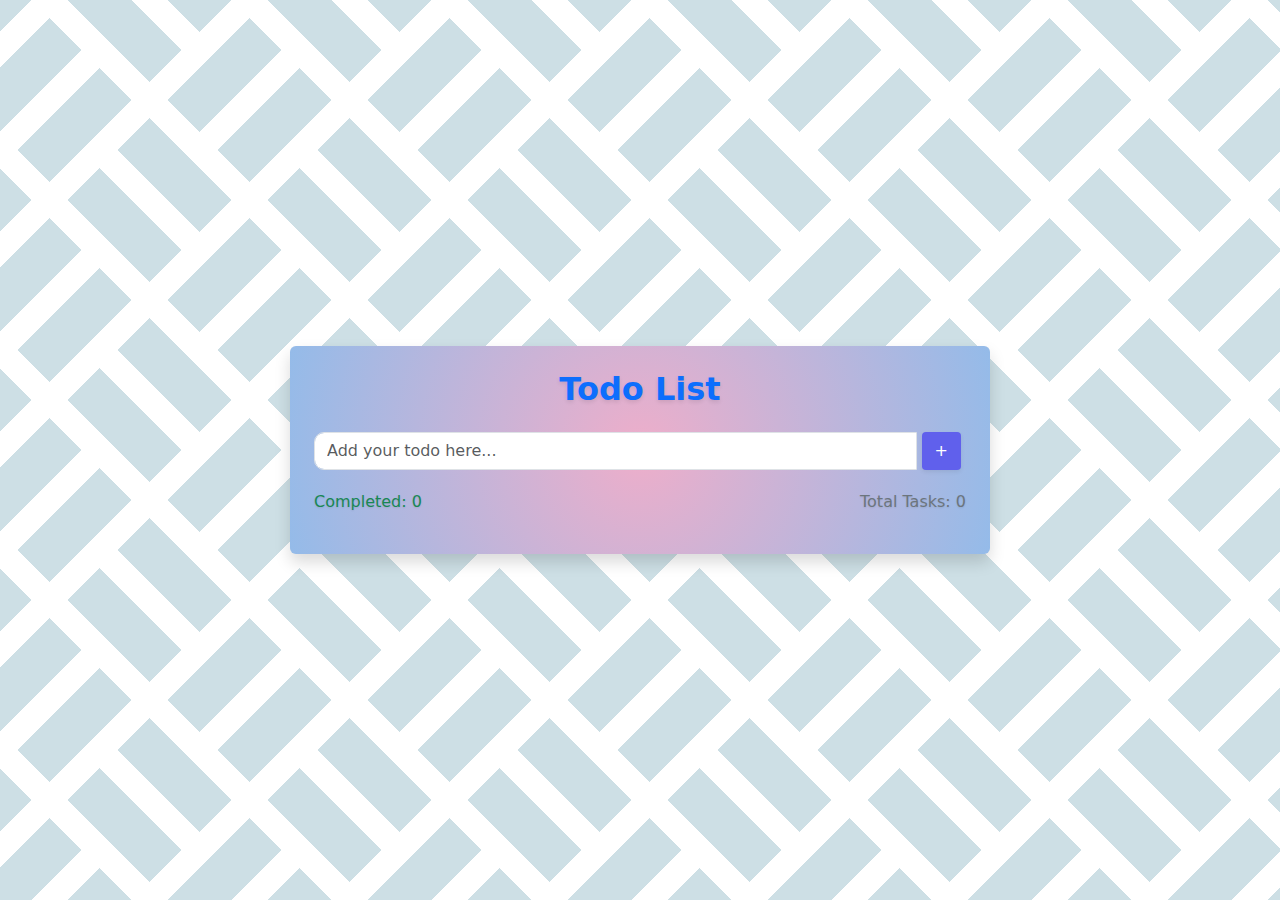
<file: todo(frontend)/index.html>
<!DOCTYPE html>
<html lang="en">
  <head>
    <meta charset="UTF-8" />
    <meta name="viewport" content="width=device-width, initial-scale=1.0" />
    <title>ToDo App</title>
    <link
      href="https://cdn.jsdelivr.net/npm/bootstrap@5.3.1/dist/css/bootstrap.min.css"
      rel="stylesheet"
    />
    <link rel="stylesheet" href="style.css" />
  </head>
  <body>
    <div class="bg-image">
      <div
        class="container d-flex justify-content-center align-items-center vh-100"
      >
        <div class="todo-container p-4 rounded shadow bg-light">
          <h2 class="text-center text-primary mb-4">Todo List</h2>
          <div class="input-group mb-3">
            <input
              type="text"
              id="todo-input"
              class="form-control"
              placeholder="Add your todo here..."
              aria-label="Todo"
            />
            <button id="add-btn" class="btn shadow-sm">
              <span class="box">+</span>
            </button>
          </div>
          <ul id="todo-list" class="mb-3"></ul>
          <div class="status d-flex justify-content-between">
            <p class="text-success">
              Completed: <span id="completed-count">0</span>
            </p>
            <p class="text-secondary">
              Total Tasks: <span id="total-count">0</span>
            </p>
          </div>
        </div>
      </div>
    </div>
    <script src="https://cdn.jsdelivr.net/npm/bootstrap@5.3.1/dist/js/bootstrap.bundle.min.js"></script>
    <script src="script.js"></script>
  </body>
</html>
</file>
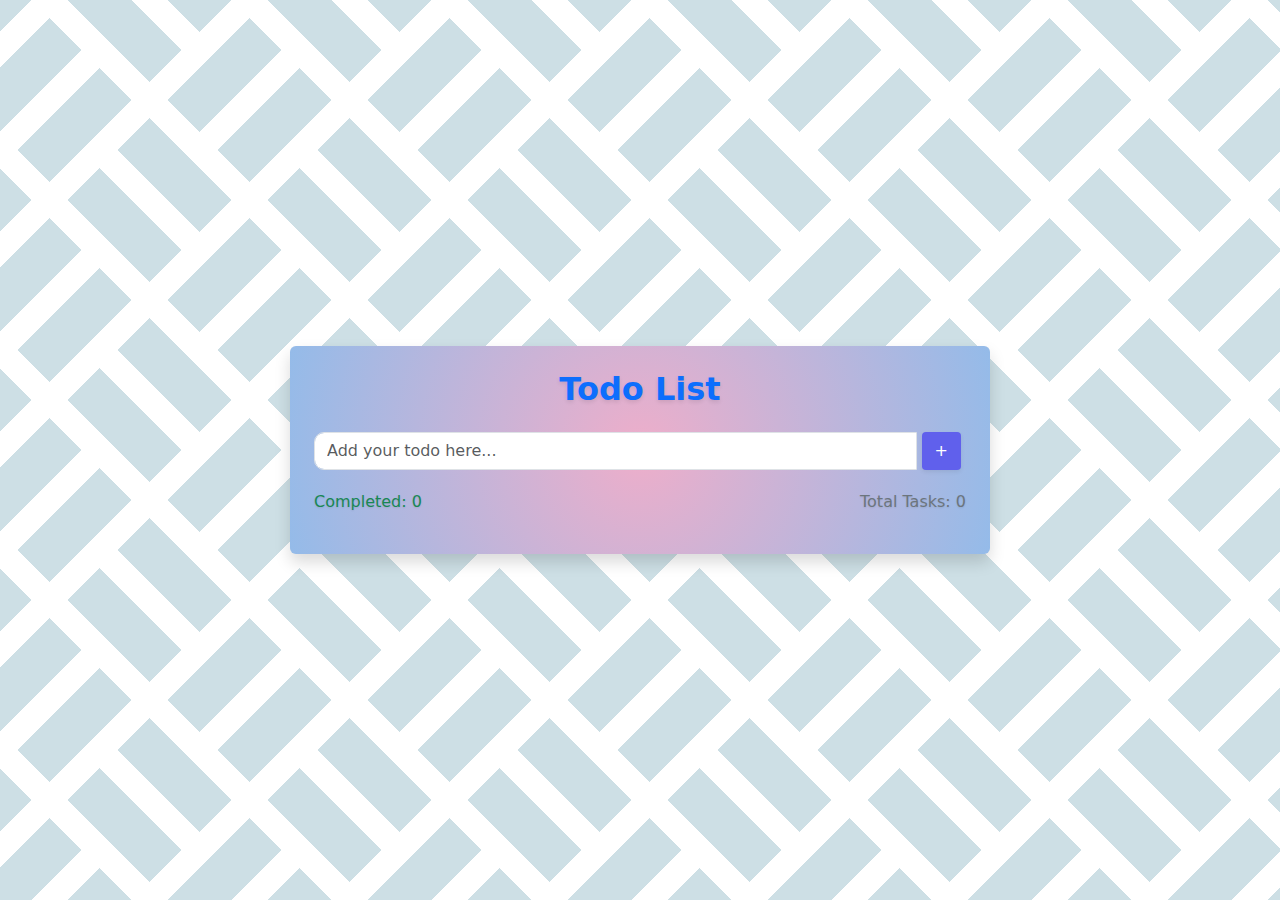
<file: todo(backend)/src/main/resources/static/index.html>
<!doctype html>
<html lang="en">
  <head>
    <meta charset="UTF-8" />
    <meta name="viewport" content="width=device-width, initial-scale=1.0" />
    <title>ToDo App</title>
    <!-- Bootstrap CSS -->
    <link
      href="https://cdn.jsdelivr.net/npm/bootstrap@5.3.1/dist/css/bootstrap.min.css"
      rel="stylesheet"
    />
    <!-- Custom CSS -->
    <link rel="stylesheet" href="style.css" />
  </head>
  <body>
    <div class="bg-image">
      <div
        class="container d-flex justify-content-center align-items-center vh-100"
      >
        <div class="todo-container p-4 rounded shadow bg-light">
          <h2 class="text-center text-primary mb-4">Todo List</h2>
          <div class="input-group mb-3">
            <input
              type="text"
              id="todo-input"
              class="form-control"
              placeholder="Add your todo here..."
              aria-label="Todo"
            />
            <button id="add-btn" class="btn shadow-sm">
              <span class="box">+</span>
            </button>
          </div>
          <ul id="todo-list" class="mb-3"></ul>
          <div class="status d-flex justify-content-between">
            <p class="text-success">
              Completed: <span id="completed-count">0</span>
            </p>
            <p class="text-secondary">
              Total Tasks: <span id="total-count">0</span>
            </p>
          </div>
        </div>
      </div>
    </div>
    <!-- Bootstrap JS -->
    <script src="https://cdn.jsdelivr.net/npm/bootstrap@5.3.1/dist/js/bootstrap.bundle.min.js"></script>
    <!-- Custom JS -->
    <script src="script.js"></script>
  </body>
</html>
</file>
<file: todo(frontend)/style.css>
body {
  --s: 200px;
  --c1: #ffffff;
  --c2: #cddfe5;

  --_g: #0000 8%, var(--c1) 0 17%, #0000 0 58%;
  background: linear-gradient(135deg, #0000 20.5%, var(--c1) 0 29.5%, #0000 0) 0
      calc(var(--s) / 4),
    linear-gradient(45deg, var(--_g)) calc(var(--s) / 2) 0,
    linear-gradient(135deg, var(--_g), var(--c1) 0 67%, #0000 0),
    linear-gradient(
      45deg,
      var(--_g),
      var(--c1) 0 67%,
      #0000 0 83%,
      var(--c1) 0 92%,
      #0000 0
    ),
    var(--c2);
  background-size: var(--s) var(--s);
}

.bg-image {
  background-image: url("https://source.unsplash.com/1600x900/?workspace,desk");
  background-size: cover;
  background-position: center;
  height: 100vh;
}

.todo-container {
  width: 700px;
  max-width: 100%;
  margin: 10px;
  border-radius: 10px;
  box-shadow: 0px 4px 6px rgba(0, 0, 0, 0.1);
  background: rgb(238, 174, 202);
  background: radial-gradient(
    circle,
    rgba(238, 174, 202, 1) 0%,
    rgba(148, 187, 233, 1) 100%
  );
}

h2 {
  font-weight: bold;
  text-shadow: 0px 2px 4px rgba(0, 0, 0, 0.1);
}

.input-group {
  position: relative;
}

input {
  border-radius: 10px 0 0 10px !important;
}

button {
  border-radius: 10px 10px;
  padding: 10px 15px;
  border: none;
}

button .blue-box {
  display: inline-block;
  background-color: #007bff;
  color: white;
  font-weight: bold;
  border-radius: 5px;
  padding: 5px 10px;
  box-shadow: 0px 2px 4px rgba(0, 0, 0, 0.1);
}

/* List Item Style */
.list-group-item {
  display: flex;
  justify-content: space-between;
  align-items: center;
  border: none;
  padding: 15px;
  border-bottom: 1px solid #ddd;
  border-radius: 8px;
  transition: transform 0.2s;
}

.list-group-item:hover {
  transform: translateY(-3px);
  box-shadow: 0px 4px 6px rgba(0, 0, 0, 0.1);
}

.list-group-item.completed {
  text-decoration: line-through;
  background-color: #d4edda;
  color: #155724;
}

/* Buttons in List Items */
button.green {
  background-color: #28a745;
  border: none;
  color: white;
  padding: 6px 10px;
  cursor: pointer;
}

button.red {
  background-color: #dc3545;
  border: none;
  color: white;
  padding: 6px 10px;
  cursor: pointer;
  margin-right: 15px;
}

.status {
  margin-top: 20px;
}

.status p {
  text-shadow: 0px 1px 2px rgba(0, 0, 0, 0.1);
}

@media (max-width: 768px) {
  .todo-container {
    width: 90%;
  }
}

#todo {
  display: flex;
}

#todo_bar {
  display: flex;
  align-items: center;
  margin: 10px 0px;
  justify-content: space-between;
}

#add-btn {
  border-radius: 10%;
  margin: 0px 5px;
  background-color: rgb(96, 96, 236);
  color: white;
}

.checked {
  text-decoration: line-through;
}

.bullet {
  height: 5px;
  width: 5px;
  border-radius: 100%;
  background-color: black;
  margin: 0px 4px;
  aspect-ratio: 1 / 1;
  margin-right: 10px;
}

.flex {
  display: flex;
  align-items: center;
}
#buttons {
  display: flex;
  gap: 5px;
}
#text-box {
  text-align: left;
  max-width: 400px;
  display: block;
  width: 100%;
  overflow-wrap: break-word;
  word-wrap: break-word;
  word-break: break-word;
  white-space: normal;
  text-align: left;
}
</file>
<file: todo(backend)/src/main/resources/static/style.css>
body {
  --s: 200px;
  --c1: #ffffff;
  --c2: #cddfe5;

  --_g: #0000 8%, var(--c1) 0 17%, #0000 0 58%;
  background:
    linear-gradient(135deg, #0000 20.5%, var(--c1) 0 29.5%, #0000 0) 0
      calc(var(--s) / 4),
    linear-gradient(45deg, var(--_g)) calc(var(--s) / 2) 0,
    linear-gradient(135deg, var(--_g), var(--c1) 0 67%, #0000 0),
    linear-gradient(
      45deg,
      var(--_g),
      var(--c1) 0 67%,
      #0000 0 83%,
      var(--c1) 0 92%,
      #0000 0
    ),
    var(--c2);
  background-size: var(--s) var(--s);
}

.bg-image {
  background-image: url("https://source.unsplash.com/1600x900/?workspace,desk");
  background-size: cover;
  background-position: center;
  height: 100vh;
}

.todo-container {
  width: 700px;
  max-width: 100%;
  margin: 10px;
  border-radius: 10px;
  box-shadow: 0px 4px 6px rgba(0, 0, 0, 0.1);
  background: rgb(238, 174, 202);
  background: radial-gradient(
    circle,
    rgba(238, 174, 202, 1) 0%,
    rgba(148, 187, 233, 1) 100%
  );
}

h2 {
  font-weight: bold;
  text-shadow: 0px 2px 4px rgba(0, 0, 0, 0.1);
}

.input-group {
  position: relative;
}

input {
  border-radius: 10px 0 0 10px !important;
}

button {
  border-radius: 10px 10px;
  padding: 10px 15px;
  border: none;
}

button .blue-box {
  display: inline-block;
  background-color: #007bff;
  color: white;
  font-weight: bold;
  border-radius: 5px;
  padding: 5px 10px;
  box-shadow: 0px 2px 4px rgba(0, 0, 0, 0.1);
}

/* List Item Style */
.list-group-item {
  display: flex;
  justify-content: space-between;
  align-items: center;
  border: none;
  padding: 15px;
  border-bottom: 1px solid #ddd;
  border-radius: 8px;
  transition: transform 0.2s;
}

.list-group-item:hover {
  transform: translateY(-3px);
  box-shadow: 0px 4px 6px rgba(0, 0, 0, 0.1);
}

.list-group-item.completed {
  text-decoration: line-through;
  background-color: #d4edda;
  color: #155724;
}

/* Buttons in List Items */
button.green {
  background-color: #28a745;
  border: none;
  color: white;
  padding: 6px 10px;
  cursor: pointer;
}

button.red {
  background-color: #dc3545;
  border: none;
  color: white;
  padding: 6px 10px;
  cursor: pointer;
  margin-right: 15px;
}

.status {
  margin-top: 20px;
}

.status p {
  text-shadow: 0px 1px 2px rgba(0, 0, 0, 0.1);
}

@media (max-width: 768px) {
  .todo-container {
    width: 90%;
  }
}

#todo {
  display: flex;
}

#todo_bar {
  display: flex;
  align-items: center;
  margin: 10px 0px;
  justify-content: space-between;
}

#add-btn {
  border-radius: 10%;
  margin: 0px 5px;
  background-color: rgb(96, 96, 236);
  color: white;
}

.checked {
  text-decoration: line-through;
}

.bullet {
  height: 5px;
  width: 5px;
  border-radius: 100%;
  background-color: black;
  margin: 0px 4px;
  aspect-ratio: 1 / 1;
  margin-right: 10px;
}

.flex {
  display: flex;
  align-items: center;
}
#buttons {
  display: flex;
  gap: 5px;
}
#text-box {
  text-align: left;
  max-width: 400px;
  display: block;
  width: 100%;
  overflow-wrap: break-word;
  word-wrap: break-word;
  word-break: break-word;
  white-space: normal;
  text-align: left;
}
</file>
